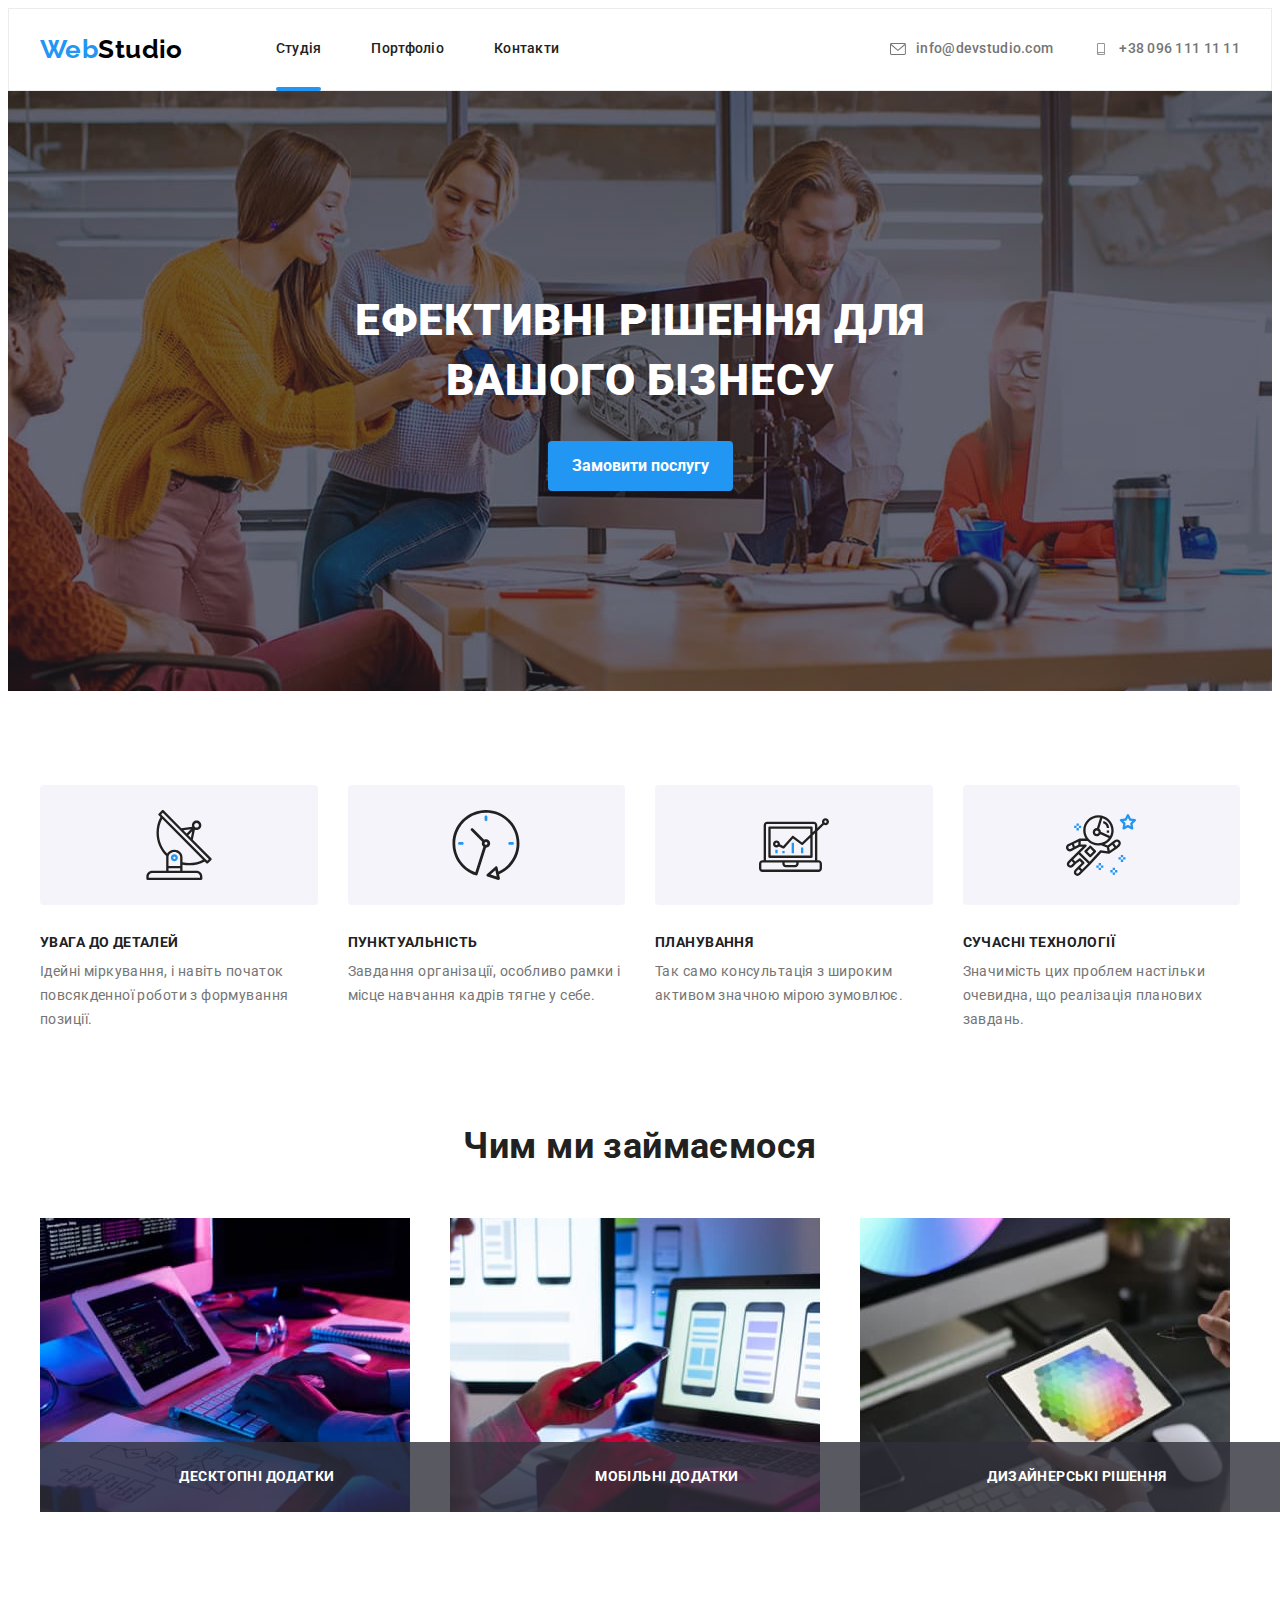
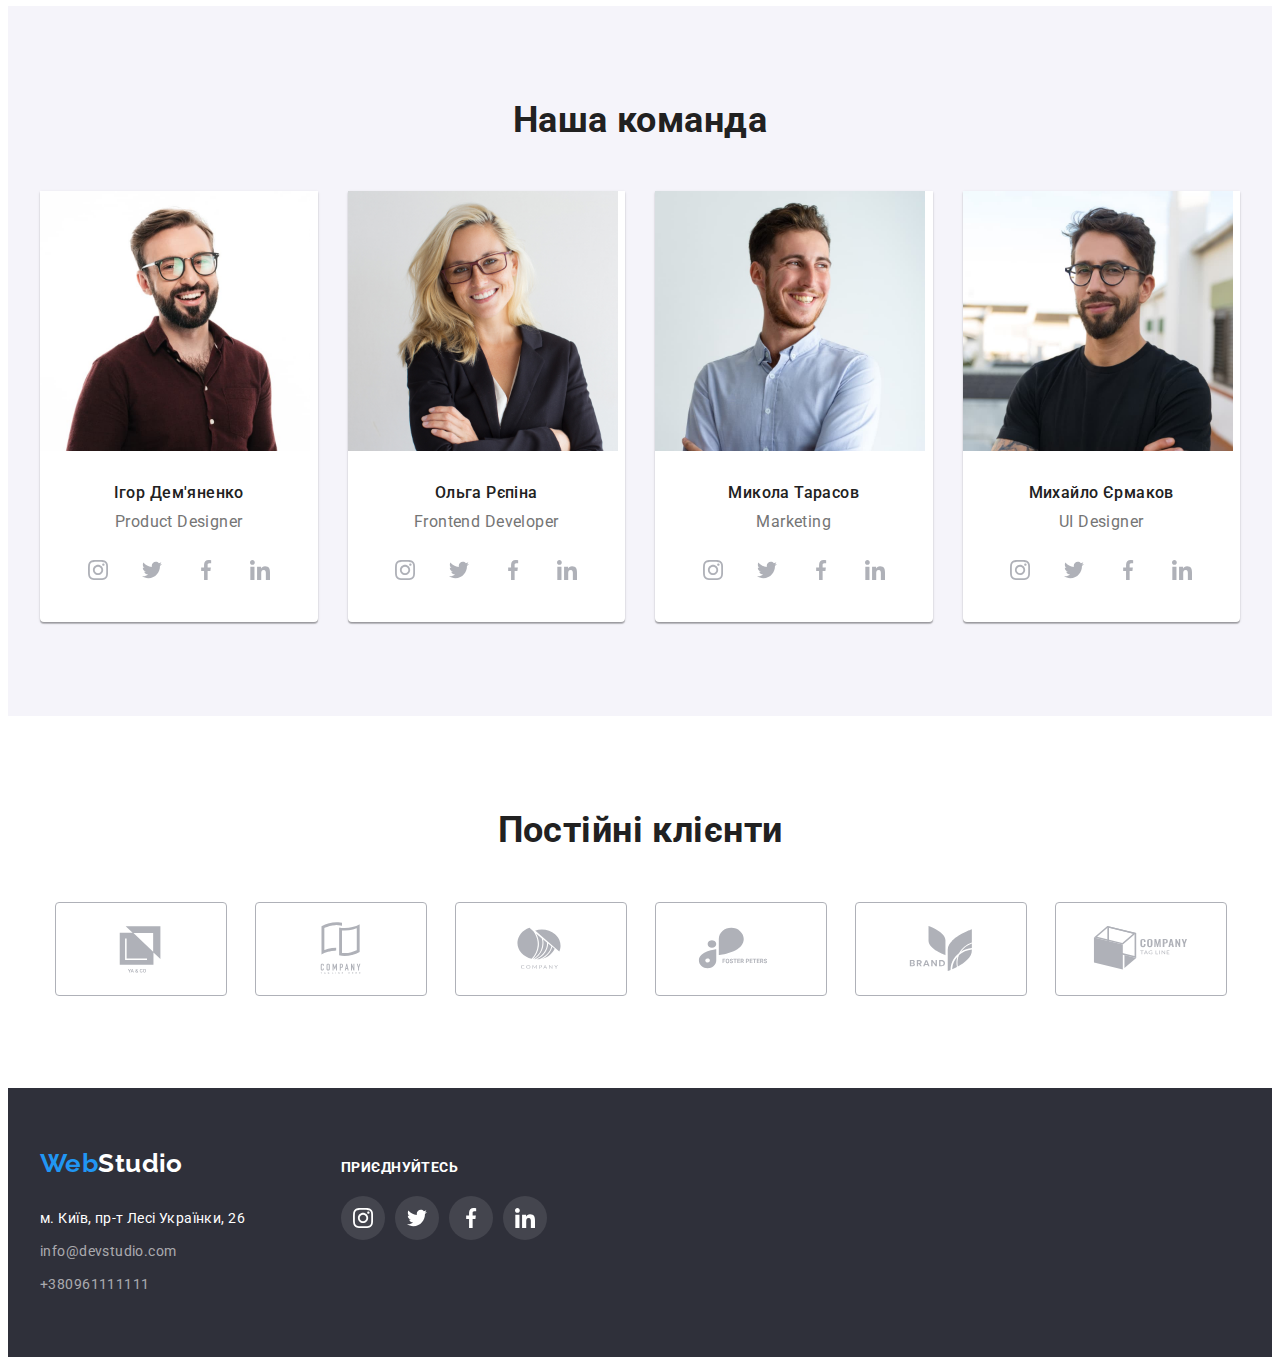
<file: index.html>
<!DOCTYPE html>
<html lang="uk">
<head>
    <meta charset="UTF-8">
    <meta http-equiv="X-UA-Compatible" content="IE=edge">
    <meta name="viewport" content="width=device-width, initial-scale=1.0">
    <title>Document</title>
    <link rel="preconnect" href="https://fonts.googleapis.com">
    <link rel="preconnect" href="https://fonts.gstatic.com" crossorigin>
    <link href="https://fonts.googleapis.com/css2?family=Raleway:wght@700&family=Roboto:wght@400;500;700;900&display=swap" rel="stylesheet">
    <link rel="stylesheet" href="https://cdnjs.cloudflare.com/ajax/libs/modern-normalize/1.1.0/modern-normalize.min.css" integrity="sha512-wpPYUAdjBVSE4KJnH1VR1HeZfpl1ub8YT/NKx4PuQ5NmX2tKuGu6U/JRp5y+Y8XG2tV+wKQpNHVUX03MfMFn9Q==" crossorigin="anonymous" referrerpolicy="no-referrer" />
    <link rel="stylesheet" href="./css/styles.css">
</head>
<body>
    <header class="header">
<!-- навігація -->        
        <div class="container main-nav">

                        <nav class="nav">
                            <a href="./index.html" lang="en" class="logo"><span class="part">Web</span>Studio</a>
                            <ul class="site-nav">
                                <li class="site-nav-li"><a href="./index.html" class="link link-transf">Студія</a></li>
                                <li class="site-nav-li"><a href="./portfolio.html" class="link">Портфоліо</a></li>
                                <li class="site-nav-li"><a href="./index.html" class="link">Контакти</a></li>
                            </ul>
                        </nav >
                            <ul class="contact">
                                <li class="contact-li">
                                    <a href="info@devstudio.com" class="contact-link">
                                        <svg width="16" height="12" class="contact-svg">
                                            <use href="./images/icon.svg#icon-envelope"></use>
                                        </svg>
                                        info@devstudio.com
                                    </a>
                                </li>
                                <li class="contact-li">
                                    <a href="tel:+380961111111" class="contact-link">
                                        <svg width="16" height="12" class="contact-svg">
                                            <use href="./images/icon.svg#icon-smartphone"></use>
                                        </svg>
                                        +38 096 111 11 11
                                    </a>
                                </li>
                            </ul> 
        </div>
    </header>  
        <main class="main">
<!-- хиро секція -->
            <section class="hero section">
                <div class="container">
                    <h1 class="hero-title">Ефективні рішення для вашого бізнесу</h1>
                    <button type="button" class="hero-button" data-modal-open>Замовити послугу</button>
                </div>
            </section>
<!-- привілегії -->
            <section class="section">
                <div class="container">
                    <h2 class="visually-hidden" >Привілегії</h2>
                    <ul class="privileges">
                        <li class="privileges-li">
                            <div class="privileges-div">
                                    <svg width="70" height="70" class="privileges-svg">
                                        <use href="./images/icon.svg#icon-antenna"></use>
                                    </svg>
                            </div>
                            <h3 class="privileges-title">УВАГА ДО ДЕТАЛЕЙ</h3>
                            <p class="privileges-text">Ідейні міркування, і навіть початок повсякденної роботи з формування позиції.</p>
                        </li>
                        <li class="privileges-li">
                            <div class="privileges-div">
                                    <svg width="70" height="70" class="privileges-svg">
                                        <use href="./images/icon.svg#icon-clock"></use>
                                    </svg>
                            </div>
                            <h3 class="privileges-title">ПУНКТУАЛЬНІСТЬ</h3>
                            <p class="privileges-text">Завдання організації, особливо рамки і місце навчання кадрів тягне у себе.</p>
                        </li>
                        <li class="privileges-li">
                            <div class="privileges-div">
                                    <svg width="70" height="70" class="privileges-svg">
                                        <use href="./images/icon.svg#icon-diagram"></use>
                                    </svg>
                            </div>
                            <h3 class="privileges-title">ПЛАНУВАННЯ</h3>
                            <p class="privileges-text">Так само консультація з широким активом значною мірою зумовлює.</p>
                        </li>
                        <li class="privileges-li">
                            <div class="privileges-div">
                                    <svg width="70" height="70" class="privileges-svg">
                                        <use href="./images/icon.svg#icon-astronaut"></use>
                                    </svg>
                            </div>
                            <h3 class="privileges-title">СУЧАСНІ ТЕХНОЛОГІЇ</h3>
                            <p class="privileges-text">Значимість цих проблем настільки очевидна, що реалізація планових завдань.</p>
                        </li>
                    </ul>
                </div>
            </section>
<!-- робота фото -->
                <section class="section about">
                    <div class="container">
                        <h2 class="section-title">Чим ми займаємося</h2>
                        <ul class="work">
                            <li class="work-li">
                                <img src="./images/img.jpg" alt="комп'ютер" width="370">
                                <p class="work-p">Десктопні додатки</p>
                            </li>
                            <li class="work-li">
                                <img src="./images/img_2.jpg" alt="техніка" width="370">
                                <p class="work-p">Мобільні додатки</p>
                            </li>
                            <li class="work-li">
                                <img src="./images/img_3.jpg" alt="смартфон" width="370">
                                <p class="work-p">Дизайнерські рішення</p>
                            </li>
                        </ul>
                    </div>
                </section>
<!-- команда -->
                <section class="section team-bc">
                    <div class="container ">
                    <h2 class="section-title">Наша команда</h2>
                    <ul class="team">
                        <li class="team-li">
                            <img src="./images/img_1.jpg" alt="Ігор Дем'яненко" width="270">
                            <h3 class="team-title">Ігор Дем'яненко</h3>
                            <p lang="en" class="team-position">Product Designer</p>
                            <ul class="team-soc-list">
                                <li class="team-soc-li">
                                    <a href="" class="team-soc-link">
                                        <svg width="20" height="20" class="team-soc-svg">
                                            <use href="./images/icon.svg#icon-instagram">
                                                
                                            </use>
                                        </svg>
                                    </a>
                                </li>
                                <li class="team-soc-li">
                                    <a href="" class="team-soc-link">
                                        <svg width="20" height="20" class="team-soc-svg">
                                            <use href="./images/icon.svg#icon-twitter">
                                                
                                            </use>
                                        </svg>
                                    </a>
                                </li>
                                <li class="team-soc-li">
                                    <a href="" class="team-soc-link">
                                        <svg width="20" height="20" class="team-soc-svg">
                                            <use href="./images/icon.svg#icon-facebook">
                                                
                                            </use>
                                        </svg>
                                    </a>
                                </li>
                                <li class="team-soc-li">
                                    <a href="" class="team-soc-link">
                                        <svg width="20" height="20" class="team-soc-svg">
                                            <use href="./images/icon.svg#icon-linkedin">
                                                
                                            </use>
                                        </svg>
                                    </a>
                                </li>
                            </ul>
                        </li>
                        <li class="team-li">
                            <img src="./images/img_4.jpg" alt="Ольга Рєпіна" width="270">
                            <h3 class="team-title">Ольга Рєпіна</h3>
                            <p lang="en" class="team-position">Frontend Developer</p>
                            <ul class="team-soc-list">
                                <li class="team-soc-li">
                                    <a href="" class="team-soc-link">
                                        <svg width="20" height="20" class="team-soc-svg">
                                            <use href="./images/icon.svg#icon-instagram">
                                                
                                            </use>
                                        </svg>
                                    </a>
                                </li>
                                <li class="team-soc-li">
                                    <a href="" class="team-soc-link">
                                        <svg width="20" height="20" class="team-soc-svg">
                                            <use href="./images/icon.svg#icon-twitter">
                                                
                                            </use>
                                        </svg>
                                    </a>
                                </li>
                                <li class="team-soc-li">
                                    <a href="" class="team-soc-link">
                                        <svg width="20" height="20" class="team-soc-svg">
                                            <use href="./images/icon.svg#icon-facebook">
                                                
                                            </use>
                                        </svg>
                                    </a>
                                </li>
                                <li class="team-soc-li">
                                    <a href="" class="team-soc-link">
                                        <svg width="20" height="20" class="team-soc-svg">
                                            <use href="./images/icon.svg#icon-linkedin">
                                                
                                            </use>
                                        </svg>
                                    </a>
                                </li>
                            </ul>
                        </li>
                        <li class="team-li">
                            <img src="./images/img_5_1.jpg" alt="Микола Тарасов" width="270">
                            <h3 class="team-title">Микола Тарасов</h3>
                            <p lang="en" class="team-position">Marketing</p>
                            <ul class="team-soc-list">
                                <li class="team-soc-li">
                                    <a href="" class="team-soc-link">
                                        <svg width="20" height="20" class="team-soc-svg">
                                            <use href="./images/icon.svg#icon-instagram">
                                                
                                            </use>
                                        </svg>
                                    </a>
                                </li>
                                <li class="team-soc-li">
                                    <a href="" class="team-soc-link">
                                        <svg width="20" height="20" class="team-soc-svg">
                                            <use href="./images/icon.svg#icon-twitter">
                                                
                                            </use>
                                        </svg>
                                    </a>
                                </li>
                                <li class="team-soc-li">
                                    <a href="" class="team-soc-link">
                                        <svg width="20" height="20" class="team-soc-svg">
                                            <use href="./images/icon.svg#icon-facebook">
                                                
                                            </use>
                                        </svg>
                                    </a>
                                </li>
                                <li class="team-soc-li">
                                    <a href="" class="team-soc-link">
                                        <svg width="20" height="20" class="team-soc-svg">
                                            <use href="./images/icon.svg#icon-linkedin">
                                                
                                            </use>
                                        </svg>
                                    </a>
                                </li>
                            </ul>
                        </li>
                        <li class="team-li">
                            <img src="./images/img_6_1.jpg" alt="Михайло Єрмаков" width="270">
                            <h3 class="team-title">Михайло Єрмаков</h3>
                            <p lang="en" class="team-position">UI Designer</p>
                            <ul class="team-soc-list">
                                <li class="team-soc-li">
                                    <a href="" class="team-soc-link">
                                        <svg width="20" height="20" class="team-soc-svg">
                                            <use href="./images/icon.svg#icon-instagram">
                                                
                                            </use>
                                        </svg>
                                    </a>
                                </li>
                                <li class="team-soc-li">
                                    <a href="" class="team-soc-link">
                                        <svg width="20" height="20" class="team-soc-svg">
                                            <use href="./images/icon.svg#icon-twitter">
                                                
                                            </use>
                                        </svg>
                                    </a>
                                </li>
                                <li class="team-soc-li">
                                    <a href="" class="team-soc-link">
                                        <svg width="20" height="20" class="team-soc-svg">
                                            <use href="./images/icon.svg#icon-facebook">
                                                
                                            </use>
                                        </svg>
                                    </a>
                                </li>
                                <li class="team-soc-li">
                                    <a href="" class="team-soc-link">
                                        <svg width="20" height="20" class="team-soc-svg">
                                            <use href="./images/icon.svg#icon-linkedin">
                                                
                                            </use>
                                        </svg>
                                    </a>
                                </li>
                            </ul>
                        </li>
                    </ul>
                </div>
                </section>
<!-- partners -->
            <section class="section">
                <div class="container">
                    <h2 class="section-title">Постійні клієнти</h2>
                    <ul class="partners-list">
                        <li class="partners-li">
                            <a href="" class="partners-link">
                                <svg width="106" height="60" class="partners-svg">
                                    <use href="./images/icon.svg#icon-Logo-1"></use>
                                </svg>
                            </a>
                        </li>
                        <li class="partners-li">
                            <a href="" class="partners-link">
                                <svg width="106" height="60" class="partners-svg">
                                    <use href="./images/icon.svg#icon-Logo-2"></use>
                                </svg>
                            </a>
                        </li>
                        <li class="partners-li">
                            <a href="" class="partners-link">
                                <svg width="106" height="60" class="partners-svg">
                                    <use href="./images/icon.svg#icon-Logo-3"></use>
                                </svg>
                            </a>
                        </li>
                        <li class="partners-li">
                            <a href="" class="partners-link">
                                <svg width="106" height="60" class="partners-svg">
                                    <use href="./images/icon.svg#icon-Logo-4"></use>
                                </svg>
                            </a> 
                        </li>
                        <li class="partners-li">
                            <a href="" class="partners-link">
                                <svg width="106" height="60" class="partners-svg">
                                    <use href="./images/icon.svg#icon-Logo-5"></use>
                                </svg>
                            </a>
                        </li>
                        <li class="partners-li">
                            <a href="" class="partners-link">
                                <svg width="106" height="60" class="partners-svg">
                                    <use href="./images/icon.svg#icon-Logo-6"></use>
                                </svg>
                            </a>
                        </li>
                    </ul>
                </div>
            </section>
        </main>
<!-- footer -->
        <footer class="footer">
            <div class="container footer-position">
                <div class="footer-nav">
    <!-- посилання -->
                    <a href="./index.html" class="foot-logo"><span class="part">Web</span>Studio</a>
    <!-- адреса -->
                    <address>
                        <ul  class="address">
                            <li class="address-li"><a href="https://goo.gl/maps/ZpNZ3dUUSxMnCbZh6" class="address-link">м. Київ, пр-т Лесі Українки, 26</a></li>
                            <li class="address-li"><a href="info@devstudio.com" class="address-contact">info@devstudio.com</a></li>
                            <li class="address-li"><a href="tel:+380961111111" class="address-contact">+380961111111</a></li>
                        </ul>
                    </address>
                </div>
                <div class="footer-soc">
                    <p class="footer-p">приєднуйтесь</p>
                    <ul class="footer-soc-list">
                        <li class="footer-soc-li">
                            <a href="" class="footer-soc-link">
                                <svg width="20" height="20" class="footer-soc-svg">
                                    <use href="./images/icon.svg#icon-instagram"></use>
                                </svg>
                            </a>
                        </li>
                        <li class="footer-soc-li">
                            <a href="" class="footer-soc-link">
                                <svg width="20" height="20" class="footer-soc-svg">
                                    <use href="./images/icon.svg#icon-twitter"></use>
                                </svg>
                            </a>
                        </li>
                        <li class="footer-soc-li">
                            <a href="" class="footer-soc-link">
                                <svg width="20" height="20" class="footer-soc-svg">
                                    <use href="./images/icon.svg#icon-facebook"></use>
                                </svg>
                            </a>
                        </li>
                        <li class="footer-soc-li">
                            <a href="" class="footer-soc-link">
                                <svg width="20" height="20" class="footer-soc-svg">
                                    <use href="./images/icon.svg#icon-linkedin"></use>
                                </svg>
                            </a>
                        </li>
                    </ul>
                </div>
            </div>
        </footer>

<!-- backdrop -->
        <div class="backdrop is-hidden" data-modal>
            <div class="modal">
                <button class="modal-button" data-modal-close>
                    <svg width="30" height="30" class="modal-svg">
                        <use href="./images/icon.svg#icon-close"></use>
                    </svg>
                </button>
            </div>
<!-- js   -->   <script src="./js/modal.js"></script>
        </div>
</body>
</html>
</file>
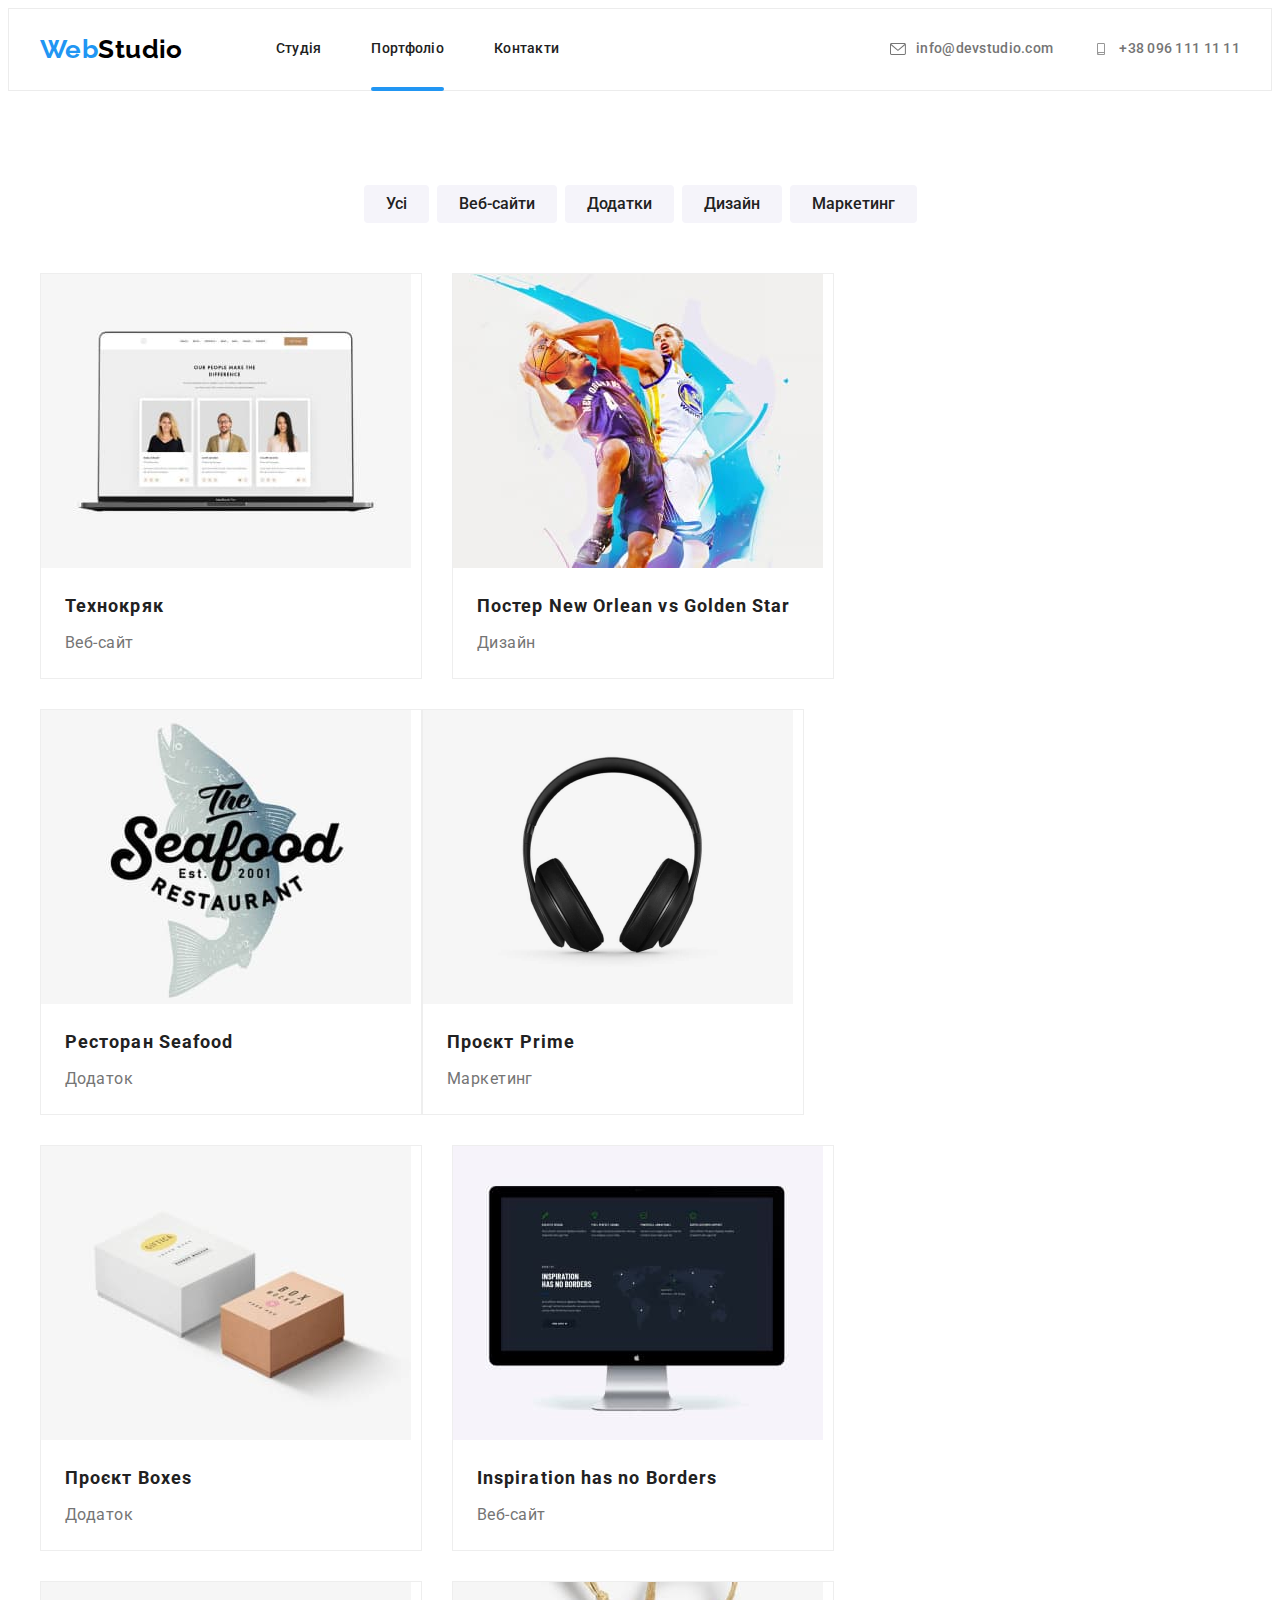
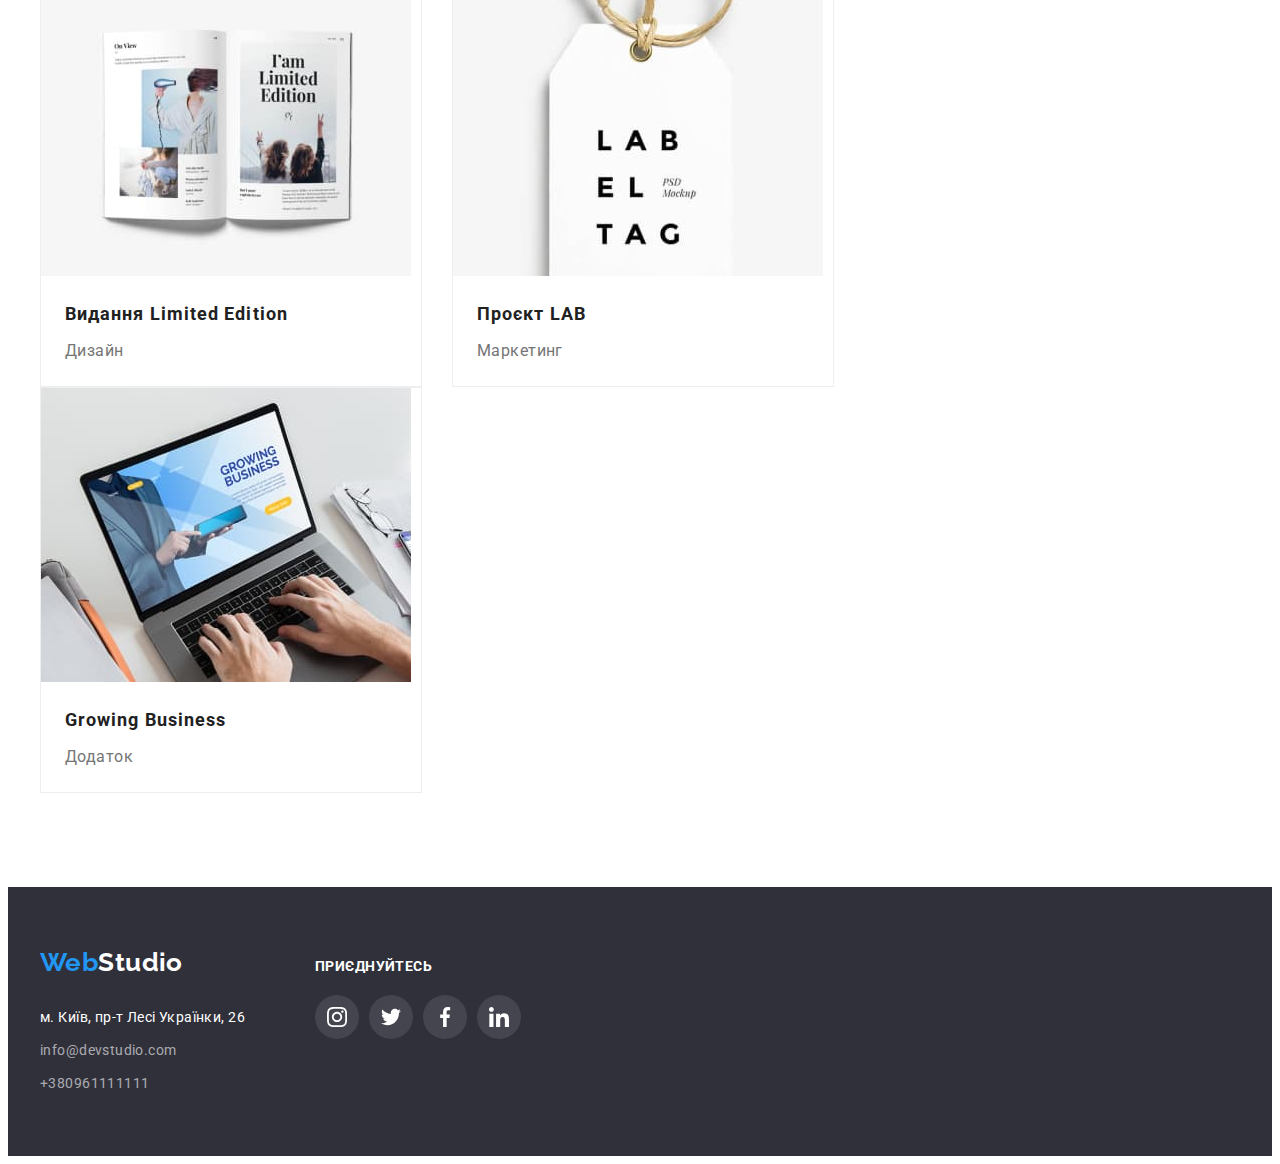
<file: portfolio.html>
<!DOCTYPE html>
<html lang="uk">
<head>
    <meta charset="UTF-8">
    <meta http-equiv="X-UA-Compatible" content="IE=edge">
    <meta name="viewport" content="width=device-width, initial-scale=1.0">
    <title>Document</title>
    <link rel="preconnect" href="https://fonts.googleapis.com">
    <link rel="preconnect" href="https://fonts.gstatic.com" crossorigin>
    <link href="https://fonts.googleapis.com/css2?family=Raleway:wght@700&family=Roboto:wght@400;500;700;900&display=swap" rel="stylesheet">
    <link rel="stylesheet" href="https://cdnjs.cloudflare.com/ajax/libs/modern-normalize/1.1.0/modern-normalize.min.css" integrity="sha512-wpPYUAdjBVSE4KJnH1VR1HeZfpl1ub8YT/NKx4PuQ5NmX2tKuGu6U/JRp5y+Y8XG2tV+wKQpNHVUX03MfMFn9Q==" crossorigin="anonymous" referrerpolicy="no-referrer" />
    <link rel="stylesheet" href="./css/styles.css">
</head>
<body>

    
   <header class="header">
<!-- навігація -->        
        <div class="container main-nav">

                        <nav class="nav">
                            <a href="./index.html" lang="en" class="logo"><span class="part">Web</span>Studio</a>
                            <ul class="site-nav">
                                <li class="site-nav-li"><a href="./index.html" class="link ">Студія</a></li>
                                <li class="site-nav-li"><a href="./portfolio.html" class="link link-transf">Портфоліо</a></li>
                                <li class="site-nav-li"><a href="./index.html" class="link">Контакти</a></li>
                            </ul>
                        </nav >
                            <ul class="contact">
                                <li class="contact-li">
                                    <a href="info@devstudio.com" class="contact-link">
                                        <svg width="16" height="12" class="contact-svg">
                                            <use href="./images/icon.svg#icon-envelope"></use>
                                        </svg>
                                        info@devstudio.com
                                    </a>
                                </li>
                                <li class="contact-li">
                                    <a href="tel:+380961111111" class="contact-link">
                                        <svg width="16" height="12" class="contact-svg">
                                            <use href="./images/icon.svg#icon-smartphone"></use>
                                        </svg>
                                        +38 096 111 11 11
                                    </a>
                                </li>
                            </ul> 
        </div>
    </header>  

    <main>
    <section class="section">
<!-- buttoms -->
        <div class="container">
        <h1 class="visually-hidden" lang="en">Portfolio</h1>
        <ul class="button-ul">
            <li class="buttom-li"><button type="button" class="button">Усі</button></li>
            <li class="buttom-li"><button type="button" class="button">Веб-сайти</button></li>
            <li class="buttom-li"><button type="button" class="button">Додатки</button></li>
            <li class="buttom-li"><button type="button" class="button">Дизайн</button></li>
            <li class="buttom-li"><button type="button" class="button">Маркетинг</button></li>
        </ul>
<!-- секції -->
    
        <ul class="offers">
            <li class="offers-li">
                <div class="offers-cover-div">
                    <img src="./images/img_p_1.jpg" alt="Технокряк" width="370px" height="294px" class="offers-img">
                    <p class="offers-cover-text">
                        Ресурс пропонує комплексні пропозиції з різним рівнем функціоналу та сервісів. Все це дозволить відвідувачу отримати вичерпні відомості про компанію чи приватну особу.
                </div>
                <div class="offers-div">
                    <h2 class="offers-title">Технокряк</h2>
                    <p class="offers-tipe">Веб-сайт</p>
                </div>
            </li>
            <li class="offers-li">
                <div class="offers-cover-div">
                    <img src="./images/img_p_2.jpg" alt="Постер New Orlean vs Golden Star" width="370px" height="294px" class="offers-img">
                    <p class="offers-cover-text">
                        Ресурс пропонує комплексні пропозиції з різним рівнем функціоналу та сервісів. Все це дозволить відвідувачу отримати вичерпні відомості про компанію чи приватну особу.
                </div>
                <div class="offers-div">
                    <h2 class="offers-title">Постер New Orlean vs Golden Star</h2>
                    <p class="offers-tipe">Дизайн</p>
                </div>
            </li>
            <li class="offers-li">
                <div class="offers-cover-div">
                    <img src="./images/img_p_3.jpg" alt="Ресторан Seafood" width="370px" height="294px" class="offers-img">
                    <p class="offers-cover-text">
                        Ресурс пропонує комплексні пропозиції з різним рівнем функціоналу та сервісів. Все це дозволить відвідувачу отримати вичерпні відомості про компанію чи приватну особу.
                </div>
                <div class="offers-div">
                    <h2 class="offers-title">Ресторан Seafood</h2>
                    <p class="offers-tipe">Додаток</p>
                </div>
            </li>
            <li class="offers-li">
                <div class="offers-cover-div">
                    <img src="./images/img_p_4.png" alt="Проєкт Prime" width="370px" height="294px" class="offers-img">
                    <p class="offers-cover-text">
                        Ресурс пропонує комплексні пропозиції з різним рівнем функціоналу та сервісів. Все це дозволить відвідувачу отримати вичерпні відомості про компанію чи приватну особу.
                </div>
                <div class="offers-div">
                    <h2 class="offers-title">Проєкт Prime</h2>
                    <p class="offers-tipe">Маркетинг</p>
                </div>
            </li>
            <li class="offers-li">
                <div class="offers-cover-div">
                    <img src="./images/img_p_5.jpg" alt="Проєкт Boxes" width="370px" height="294px" class="offers-img">
                    <p class="offers-cover-text">
                        Ресурс пропонує комплексні пропозиції з різним рівнем функціоналу та сервісів. Все це дозволить відвідувачу отримати вичерпні відомості про компанію чи приватну особу.
                </div>
                <div class="offers-div">
                    <h2 class="offers-title">Проєкт Boxes</h2>
                    <p class="offers-tipe">Додаток</p>
                </div>
            </li>
            <li class="offers-li">
                <div class="offers-cover-div">
                    <img src="./images/img_p_6.jpg" alt="Inspiration has no Borders" width="370px" height="294px" class="offers-img">
                    <p class="offers-cover-text">
                        Ресурс пропонує комплексні пропозиції з різним рівнем функціоналу та сервісів. Все це дозволить відвідувачу отримати вичерпні відомості про компанію чи приватну особу.
                </div>
                <div class="offers-div">
                    <h2 class="offers-title">Inspiration has no Borders</h2>
                    <p class="offers-tipe">Веб-сайт</p>
                </div>
            </li>
            <li class="offers-li">
                <div class="offers-cover-div">
                    <img src="./images/img_p_7.jpg" alt="Видання Limited Edition" width="370px" height="294px" class="offers-img">
                    <p class="offers-cover-text">
                        Ресурс пропонує комплексні пропозиції з різним рівнем функціоналу та сервісів. Все це дозволить відвідувачу отримати вичерпні відомості про компанію чи приватну особу.
                </div>
                <div class="offers-div"> 
                    <h2 class="offers-title">Видання Limited Edition</h2>
                    <p class="offers-tipe">Дизайн</p>
                </div>
            </li>
            <li class="offers-li">
                <div class="offers-cover-div">
                    <img src="./images/img_p_8.jpg" alt="Проєкт LAB" width="370px" height="294px" class="offers-img">
                    <p class="offers-cover-text">
                        Ресурс пропонує комплексні пропозиції з різним рівнем функціоналу та сервісів. Все це дозволить відвідувачу отримати вичерпні відомості про компанію чи приватну особу.
                </div>
                <div class="offers-div">
                    <h2 class="offers-title">Проєкт LAB</h2>
                    <p class="offers-tipe">Маркетинг</p>
                </div>
            </li>
            <li class="offers-li">
                <div class="offers-cover-div">
                    <img src="./images/img_p_9.jpg" alt="Growing Business" width="370px" height="294px" class="offers-img">
                    <p class="offers-cover-text">
                        Ресурс пропонує комплексні пропозиції з різним рівнем функціоналу та сервісів. Все це дозволить відвідувачу отримати вичерпні відомості про компанію чи приватну особу.
                </div>
                <div class="offers-div">
                    <h2 class="offers-title">Growing Business</h2>
                    <p class="offers-tipe">Додаток</p>
                </div>
            </li class="offers-li">
        </ul>
    </div>
    </section>
    </main>
<!-- footer -->
    <footer class="footer">
        <div class="container footer-position">
            <div>
<!-- посилання -->
                <a href="./index.html" class="foot-logo"><span class="part">Web</span>Studio</a>
<!-- адреса -->
                <address>
                    <ul  class="address">
                        <li class="address-li"><a href="https://goo.gl/maps/ZpNZ3dUUSxMnCbZh6" class="address-link">м. Київ, пр-т Лесі Українки, 26</a></li>
                        <li class="address-li"><a href="info@devstudio.com" class="address-contact">info@devstudio.com</a></li>
                        <li class="address-li"><a href="tel:+380961111111" class="address-contact">+380961111111</a></li>
                    </ul>
                </address>
            </div>
            <div class="footer-soc">
                <p class="footer-p">приєднуйтесь</p>
                <ul class="footer-soc-list">
                    <li class="footer-soc-li">
                        <a href="" class="footer-soc-link">
                            <svg width="20" height="20" class="footer-soc-svg">
                                <use href="./images/icon.svg#icon-instagram"></use>
                            </svg>
                        </a>
                    </li>
                    <li class="footer-soc-li">
                        <a href="" class="footer-soc-link">
                            <svg width="20" height="20" class="footer-soc-svg">
                                <use href="./images/icon.svg#icon-twitter"></use>
                            </svg>
                        </a>
                    </li>
                    <li class="footer-soc-li">
                        <a href="" class="footer-soc-link">
                            <svg width="20" height="20" class="footer-soc-svg">
                                <use href="./images/icon.svg#icon-facebook"></use>
                            </svg>
                        </a>
                    </li>
                    <li class="footer-soc-li">
                        <a href="" class="footer-soc-link">
                            <svg width="20" height="20" class="footer-soc-svg">
                                <use href="./images/icon.svg#icon-linkedin"></use>
                            </svg>
                        </a>
                    </li>
                </ul>
            </div>
        </div>
    </footer>
</body>
</html>
</file>
<file: css/styles.css>
/* головний колір сірий #757575*/

/* Другорядний черний #212121 */

/* акцнт  #2196F3*/

/* ВТОРИЧНИЙ задній фон чорний #2F303A */
:root {
    --primary-text-color: #757575;
    /* заголовки */
    --second-text-color: #212121;
    --accent-color: #2196F3;
    --white-color: #ffffff;
    --background-color: #2F303A;
}

p, h1, h2, h3, h4, h5, h6 {
    margin: 0px;
}
ul, ol {
    list-style: none;
    margin: 0px;
    padding-left: 0px;
}

.container {
    width: 1200px;
    padding-left: 15px;
    padding-right: 15px;
    margin: 0 auto;  
}

body{
    font-family: 'Roboto', sans-serif;
    color: var(--primary-text-color);
    font-size: 14px;
    letter-spacing: 0.03em;
}
.section {
padding-top: 94px;
padding-bottom: 94px;
}
/* точки спику прибрали */

/* main */


.header {
    border: 1px solid #ECECEC;
}
/* логотип */
.logo {
    display: block;
    padding-top: 25px;
    padding-bottom: 25px;
    margin-right: 93px;
    font-family: 'Raleway', sans-serif;
    color: #000000;
    font-weight: 700;
    font-size: 26px;
    line-height: 1.19;
    text-decoration: none;
}
/* перша частина логотипа */
.part {
    color: #2196F3;
}
.main-nav {
    display: flex;
    align-items: center;
}
.nav {
    display: inherit;
}
.site-nav {
    display: flex;
}
.site-nav-li:not(:last-child) {
    margin-right: 50px;
}


.site-nav .link{
    display: block;
    padding-top: 32px;
    padding-bottom: 32px;
    color: var(--second-text-color);
    font-weight: 500;
    line-height: 1.14;
    letter-spacing: 0.02em;
    text-decoration: none;
    transition: color 250ms cubic-bezier(0.4, 0, 0.2, 1);
}
.site-nav .link:hover,
.site-nav .link:focus {
    color: var(--accent-color);
}
.link {
position: relative;
}
.link-transf::after {
    content: '';
    position: absolute;
    left: 0;
    bottom: -2px;
    display: block;
    width: 100%;
    height: 4px;
    border-radius: 2px;
    background-color: var(--accent-color);
    transform: scaleX(1);
    transition: transform 250ms cubic-bezier(0.4, 0, 0.2, 1);

}
/* .link:hover::after {
    transform: scaleX(1);
} */
.contact {
    display: flex;
    margin-left: auto;
    
}
.contact .contact-link {
    display: flex;
    align-items: center;
    color: var(--primary-text-color);
    font-weight: 500;
    line-height: 1.14;
    letter-spacing: 0.02em;
    text-decoration: none;
    padding-top: 32px;
    padding-bottom: 32px;
    transition: color 250ms cubic-bezier(0.4, 0, 0.2, 1);


}
.contact-link {
    display: flex;
    justify-content: center;
    align-items: center;
    
}
.contact-svg { 
    margin-right: 10px;
}
.contact-link:hover,
.contact-link:focus{
    color: var(--accent-color);
    
}
.contact-svg { 
    fill: currentColor;
}

.contact-li:not(:last-child) {
    margin-right: 40px;
}


/* hiro */
.hero{
    background-image: linear-gradient(rgba(47, 48, 58, 0.4), rgba(47, 48, 58, 0.4)), url(../images/Img_bf_01.jpg);
    background-repeat: no-repeat;
    background-size: cover;
    background-position: center;
    background-color: #C4C4C4;
    letter-spacing: 0.06em;
    text-align: center;    
    padding-top: 200px;
    padding-bottom: 200px;
    max-width: 1600px;
    margin: 0 auto;
}
.hero-title { 
    width: 696px;
    margin-left: auto;
    margin-right: auto;
    margin-bottom: 30px;
    color: var(--white-color);
    font-weight: 900;
    font-size: 44px;
    line-height: 1.36;
    text-transform: uppercase;

}
.hero-button{
    display: inline-block;
    font-family: inherit;
    font-weight: 700;
    font-size: 16px;
    line-height: 1.87;
    align-items: center;
    text-align: center;
    color: var(--white-color);
    background-color: var(--accent-color);
    cursor: pointer;
    border-radius: 4px;
    padding: 10px 24px;
    border: none;
    
}

/* sections */

.section-title{
    color: var(--second-text-color);
    font-size: 36px;
    line-height: 1.16;
    text-align: center;
    margin-bottom: 50px;
}

/* privileges */



.privileges {
    display: flex;
}
.privileges-li {
    width: calc((100% - 90px) / 4);
}
.privileges-li:not(:last-child){
    margin-right: 30px;
}
.privileges-div {
    height: 120px;
    background-color: #F5F4FA;
    margin-bottom: 30px;
    border-radius: 4px;
    display: flex;
    justify-content: center;
    align-items: center;
}


.privileges-title {
    font-size: 14px;
    color: var(--second-text-color);
    line-height: 1.14;
    text-transform: uppercase;
}
.privileges-text {
    color: var(--primary-text-color);
    line-height: 1.7;
    margin-top: 10px;
}

/* work */
.about {
    padding-top: 0;
}
.work {
    display: flex;

}
.work-li {
    width: calc((100% - 60px) / 3);
    position: relative;
    display: flex;
}
.work-li:not(:last-child) {
    margin-right: 30px;
}
.work-p {
    padding:27px;
    color:var(--white-color);
    background-color:  rgba(47, 48, 58, 0.8);
    font-weight: 700;
    line-height: 1.14;
    text-align: center;
    text-transform: uppercase;
    position: absolute;
    bottom: 0px;
    width: 100%;
}
/* team */
.team {
    display: flex;
}
.team-bc{
    background-color: #F5F4FA; 
}
.team-li {   
    width: calc((100% - 90px) / 4);
    background: #FFFFFF;
    box-shadow: 0px 1px 3px rgba(0, 0, 0, 0.12), 0px 1px 1px rgba(0, 0, 0, 0.14), 0px 2px 1px rgba(0, 0, 0, 0.2);
    border-radius: 0px 0px 4px 4px;
    padding-bottom: 30px;
}
.team-li:not(:last-child) {
    margin-right: 30px;
}

.team-title {
    color: var(--second-text-color);
    font-weight: 500;
    font-size: 16px;
    line-height: 1.18;
    text-align: center;
    margin-top: 30px;
}
.team-position{
    font-size: 16px;
    line-height: 1.18;
    text-align: center;
    margin-top: 10px;
}
.team-soc-list {
    display: flex;
    justify-content: center;
    align-items: center;
    margin-top: 16px;
}
.team-soc-li {
    width: 44px;
    height: 44px;
}

.team-soc-li:not(:last-child) {
    margin-right: 10px;
}
.team-soc-link {
    fill: #AFB1B8;
    width: 100%;
    height: 100%;
    display: flex;
    border-radius: 50%;
    justify-content: center;
    align-items: center;
    transition: fill 250ms cubic-bezier(0.4, 0, 0.2, 1), background-color 250ms cubic-bezier(0.4, 0, 0.2, 1);

}


.team-soc-link:hover,
.team-soc-link:focus {
    background-color: var(--accent-color);
    fill: var(--white-color);
}


    /* partners */
.partners-list {
    display: flex;
    justify-content: center;
    align-items: center;
}
.partners-li {
    width: 170px;
    height: 92px;

}
.partners-li:not(:last-child) {
    margin-right: 30px;
}
.partners-link {
    fill: #AFB1B8;
    width: 100%;
    height: 100%;
    display: flex;
    justify-content: center;
    align-items: center;    
    border: 1px solid #AFB1B8;
    border-radius: 4px;
    transition: fill 250ms cubic-bezier(0.4, 0, 0.2, 1), border-color 250ms cubic-bezier(0.4, 0, 0.2, 1);

}

.partners-link:hover,
.partners-link:focus {
    border-color: var(--accent-color);
    fill: var(--accent-color);
}

/* footer */

.footer{
    background-color: var(--background-color);
    padding-top: 60px;
    padding-bottom: 60px;
}
.footer-nav {
    min-width: 231px;
}
.foot-logo {
    display: block;
    margin-bottom: 28px;
    font-family: 'Raleway';
    font-weight: 700;
    font-size: 26px;
    line-height: 1.19;
    color: var(--white-color);
    text-decoration: none;
}
.part {
    color: #2196F3;
}

.address {
    font-style: normal;
    text-decoration: none;

}
.address-li:not(:last-child) {
    margin-bottom: 9px; 
    /* в мене на мекеті показує 12px */
}
.address-link {
    color: var(--white-color);
    line-height: 1.71;
    text-decoration: none;

}


.address-contact {
    line-height: 1.71;   
    color: rgba(255, 255, 255, 0.6);
    text-decoration: none;
    transition: color 250ms cubic-bezier(0.4, 0, 0.2, 1);

}
.address-contact:hover,
.address-contact:focus {
    color: var(--accent-color);
}
/* друга частина футера */
.footer-position {
    display: flex;
    align-items: baseline;
}
.footer-soc {
    margin-left: 70px;
}
.footer-p {
font-weight: 700;
line-height: 1.14;
text-transform: uppercase;
color: var(--white-color);
}

.footer-soc-list {
    display: flex;
    justify-content: center;
    align-items: center;
    margin-top: 20px;
}
.footer-soc-li {
    width: 44px;
    height: 44px;
}
.footer-soc-li:not(:last-child) {
    margin-right: 10px;
}
.footer-soc-link {
    width: 100%;
    height: 100%;
    display: flex;
    border-radius: 50%;
    justify-content: center;
    align-items: center;
    background: rgba(255, 255, 255, 0.1);
    transition: background-color 250ms cubic-bezier(0.4, 0, 0.2, 1);

}

.footer-soc-link:hover,
.footer-soc-link:focus {
    background-color: var(--accent-color);
    color: #FFFFFF;
}
.footer-soc-link:hover,
.footer-soc-link:focus .footer-soc-svg{
    fill: currentColor;
}
.footer-soc-svg {
    fill: var(--white-color);}
/* portfolio */
.button-ul{
    display: flex;
    justify-content: center;
    margin-bottom: 50px;
}
.button{
    display: inline-block;
    font-family: inherit;
    color: var(--second-text-color);
    background-color: #F5F4FA;
    font-weight: 500;
    font-size: 16px;
    line-height: 1.62;
    text-align: center;
    cursor: pointer;
    border-radius: 4px;
    padding: 6px 22px;
    border: none;
    transition: box-shadow 250ms cubic-bezier(0.4, 0, 0.2, 1), color 250ms cubic-bezier(0.4, 0, 0.2, 1), background-color 250ms cubic-bezier(0.4, 0, 0.2, 1);

}
.button:hover,
.button:focus{
    color: var(--white-color);
    background-color: var(--accent-color);
}

.buttom-li:not(:last-child) {
    margin-right: 8px;
}
.buttom-li:hover,
.buttom-li:focus {
    box-shadow: 0px 3px 1px rgba(0, 0, 0, 0.1), 0px 1px 2px rgba(0, 0, 0, 0.08), 0px 2px 2px rgba(0, 0, 0, 0.12);
}
.offers {
    display: flex;
    flex-wrap: wrap;
}
.offers-li {
    width: calc((100% - 60px) / 3);
    margin-bottom: 30px;
    border: 1px solid #EEEEEE;
    transition: box-shadow 250ms cubic-bezier(0.4, 0, 0.2, 1);

}

.offers-li:not(:nth-child(3n)) {
    margin-right: 30px;
}
.offers-li:nth-last-child(-n+3) {
    margin-bottom: 0px;
}

.offers-li:hover,
.offers-li:focus {
    box-shadow: 0px 1px 1px rgba(0, 0, 0, 0.12), 0px 4px 4px rgba(0, 0, 0, 0.06), 1px 4px 6px rgba(0, 0, 0, 0.16);
}
.offers-cover-div {
    position: relative;
    overflow: hidden;
}
.offers-div {
    padding: 20px 24px;
}
.offers-img {
    display: block;
    max-width: 100%;
    height: auto;
    overflow: hidden;
}
.offers-cover-text {
    position: absolute;
    font-size: 18px;
    line-height: 1.5;
    color: var(--white-color);
    background: rgba(33, 150, 243, 0.9);
    padding: 63px 24px;
    top: 0;
    height: 100%;
    transform: translateY(100%);
    transition: transform 250ms linear;
    overflow: auto;

}
.offers-cover-text::-webkit-scrollbar {
width: 1px;
}

.offers-cover-text::-webkit-scrollbar-track {
box-shadow: inset 0 0 6px rgba(0, 0, 0, 0);
}

.offers-cover-text::-webkit-scrollbar-thumb {
background-color: transparent;
}

.offers-li:hover .offers-cover-text {
    transform: translateY(0);
}

.offers-title{
    color: var(--second-text-color);
    font-size: 18px;
    line-height: 2;
    letter-spacing: 0.06em;
    margin-bottom: 4px;
}
.offers-tipe{
    font-size: 16px;
    line-height: 1.88;
}

.visually-hidden {
    position: absolute;
    width: 1px;
    height: 1px;
    margin: -1px;
    border: 0;
    padding: 0;
    
    white-space: nowrap;
    clip-path: inset(100%);
    clip: rect(0 0 0 0);
    overflow: hidden;
}
/* backdrop */
.backdrop {
    position: fixed;
    top: 0;
    left: 0;
    width: 100%;
    height: 100%;
    background: rgba(0, 0, 0, 0.2);
    
    transition: opacity 250ms linear, visibility 250ms linear;
}
.backdrop.is-hidden {
    visibility: hidden;
    opacity: 0;
    pointer-events: none;
}
.modal {
    position: absolute;
    min-width: 528px;
    min-height: 581px;
    
    background-color: #fff;

    left: 50%;
    top: 50%;
    transform: translate(-50%, -50%);
}
.modal-button {
    display: flex;

    margin-top: 8px;
    margin-left: auto;
    margin-right: 8px;
    background-color: #fff;
    border: none;
    cursor: pointer;

}
</file>
